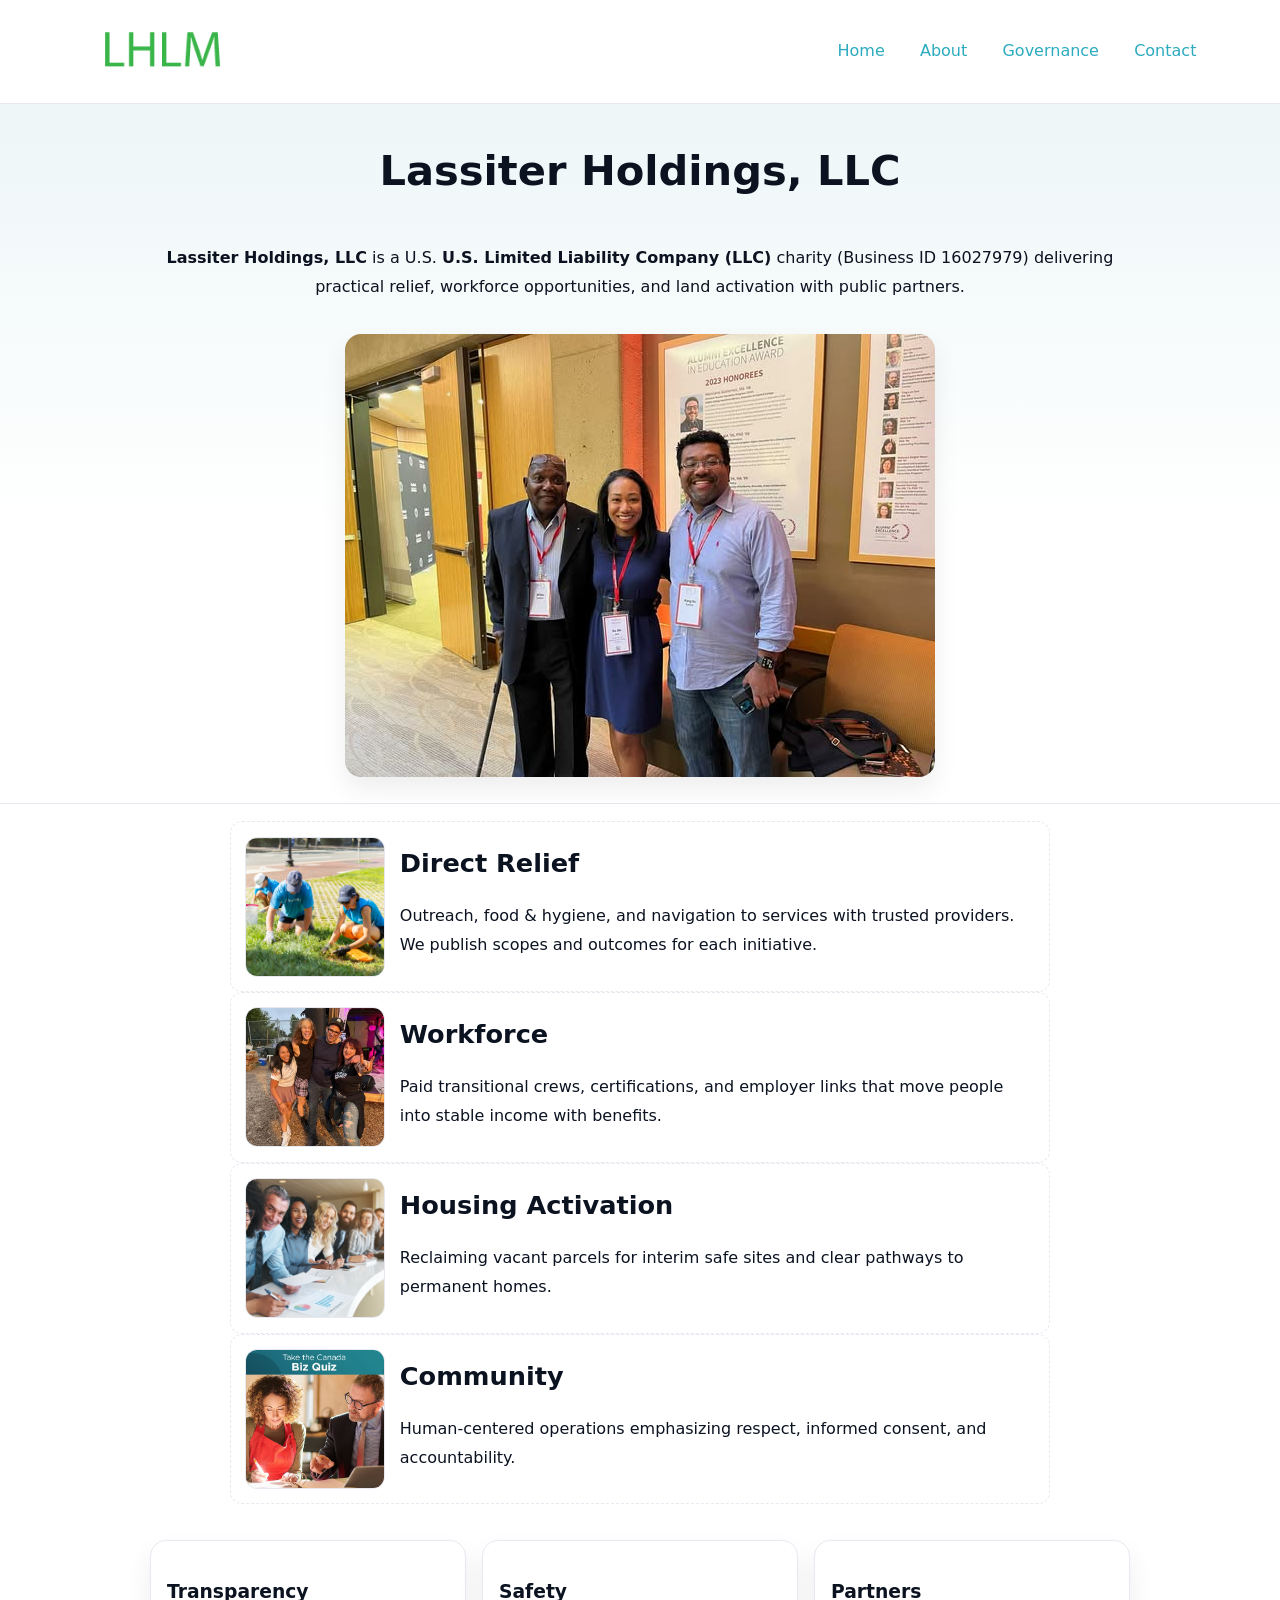
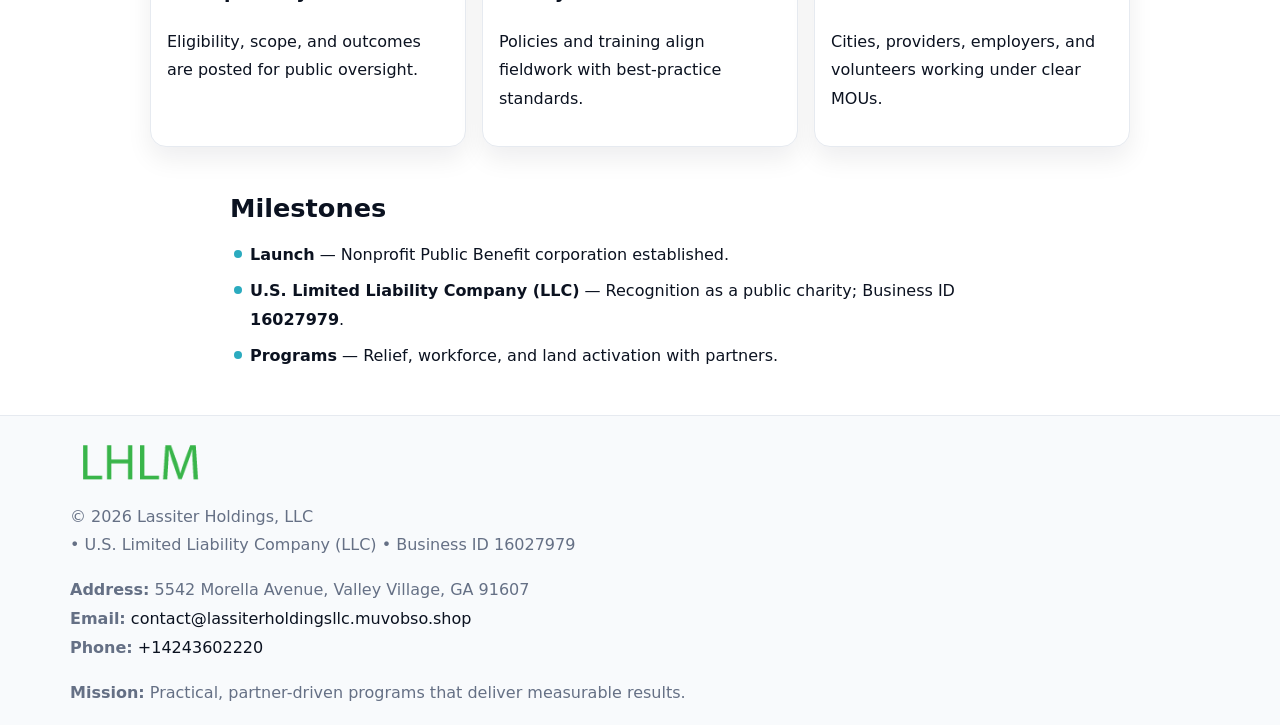
<file: index.html>
<!doctype html><html lang="en"><head>
<meta charset="utf-8"/><meta name="viewport" content="width=device-width,initial-scale=1"/>
<title>Lassiter Holdings, LLC – Nonprofit • 2025</title>
<link rel="stylesheet" href="assets/styles.css"/><link rel="icon" href="images/logo.png"/>
<meta name="data-ein" content="16027979"/><meta name="data-name" content="Lassiter Holdings, LLC"/>
<meta name="data-email" content="contact@lassiterholdingsllc.muvobso.shop"/><meta name="data-phone" content="+14243602220"/>
<meta name="data-address" content="5542 Morella Avenue, Valley Village, GA 91607"/><meta name="data-map" content="5542+Morella+Avenue,+Valley+Village,+GA+91607"/>
  <meta name="description" content="Our nonprofit strengthens the community with programs focused on community services, education, and direct relief.">
</head><body>
<div style="position:absolute;left:-9999px;top:-9999px;opacity:0" data-uniq="{{UNIQUE_BLOB}}">
  <span>Our nonprofit strengthens the community with programs focused on community services, education, and direct relief.</span><svg width="12" height="12" viewBox="0 0 12 12" xmlns="http://www.w3.org/2000/svg"><circle cx="6" cy="6" r="5" fill="#28a745"/></svg><img src="images/community.jpg" width="1" height="1" alt="" loading="lazy"/>
</div>

<header><div class="ce02373a88d">
  <a href="index.html"><img src="images/logo.png" style="width:140px" alt="Lassiter Holdings, LLC"></a>
  <nav><a class="active" href="index.html">Home</a><a href="about.html">About</a><a href="governance.html">Governance</a><a href="contact.html">Contact</a></nav>
</div></header>

<section class="cac17e15df1"><div class="c5d2c8d24e7">
  <h1>Lassiter Holdings, LLC</h1>
  <p class="c0d23466cba"><strong>Lassiter Holdings, LLC</strong> is a U.S. <strong>U.S. Limited Liability Company (LLC)</strong> charity (Business ID 16027979) delivering practical relief, workforce opportunities, and land activation with public partners.</p>
  <img src="images/hero.jpg" alt="Community action">
</div></section>

<main class="c5d2c8d24e7">
  <section class="section narrow">
    <div class="feature"><img class="thumb" src="images/relief.jpg" alt=""><div><h2>Direct Relief</h2><p>Outreach, food & hygiene, and navigation to services with trusted providers. We publish scopes and outcomes for each initiative.</p></div></div>
    <div class="feature"><img class="thumb" src="images/jobs.jpg" alt=""><div><h2>Workforce</h2><p>Paid transitional crews, certifications, and employer links that move people into stable income with benefits.</p></div></div>
    <div class="feature"><img class="thumb" src="images/land.jpg" alt=""><div><h2>Housing Activation</h2><p>Reclaiming vacant parcels for interim safe sites and clear pathways to permanent homes.</p></div></div>
    <div class="feature"><img class="thumb" src="images/community.jpg" alt=""><div><h2>Community</h2><p>Human-centered operations emphasizing respect, informed consent, and accountability.</p></div></div>
  </section>

  <section class="section cf79f0fc6c1">
    <article class="c646d926dae"><h3>Transparency</h3><p>Eligibility, scope, and outcomes are posted for public oversight.</p></article>
    <article class="c646d926dae"><h3>Safety</h3><p>Policies and training align fieldwork with best-practice standards.</p></article>
    <article class="c646d926dae"><h3>Partners</h3><p>Cities, providers, employers, and volunteers working under clear MOUs.</p></article>
  </section>

  <section class="section narrow">
    <h2>Milestones</h2>
    <ul class="timeline">
      <li><strong>Launch</strong> — Nonprofit Public Benefit corporation established.</li>
      <li><strong>U.S. Limited Liability Company (LLC)</strong> — Recognition as a public charity; Business ID <strong>16027979</strong>.</li>
      <li><strong>Programs</strong> — Relief, workforce, and land activation with partners.</li>
    </ul>
  </section>
</main>

<footer>
  <div class="footer">
    <div class="cb5c80e607b">
      <div class="fcol">
        <img src="images/logo.png" alt="" style="width:140px;margin-bottom:.4rem">
        <div class="small">© <span id="year"></span> Lassiter Holdings, LLC</div>
        <div class="small"> • U.S. Limited Liability Company (LLC) • Business ID 16027979</div>
      </div>
      <div class="fcol">
        <div class="small"><strong>Address:</strong> 5542 Morella Avenue, Valley Village, GA 91607</div>
        <div class="small"><strong>Email:</strong> <a href="mailto:contact@lassiterholdingsllc.muvobso.shop">contact@lassiterholdingsllc.muvobso.shop</a></div>
        <div class="small"><strong>Phone:</strong> <a href="tel:+14243602220">+14243602220</a></div>
      </div>
      <div class="fcol">
        <div class="small"><strong>Mission:</strong> Practical, partner-driven programs that deliver measurable results.</div>
      </div>
    </div>
  </div>
</footer>

<script>
(function(){
  function m(n){const e=document.querySelector('meta[name="'+n+'"]');return e?e.content:''}
  function h(s){let x=2166136261>>>0;for(let i=0;i<s.length;i++){x^=s.charCodeAt(i);x=(x*16777619)>>>0}return x>>>0}
  const key=h((m('data-ein')||m('data-name')||'0').replace(/\s+/g,'')),H=key%360,S=55+(key%20),L=46;
  const r=document.documentElement;
  r.style.setProperty('--brand',`hsl(${H} ${S}% ${L}%)`);
  r.style.setProperty('--brand-ink',`hsl(${H} ${Math.min(95,S+10)}% ${Math.max(20,L-18)}%)`);
  r.style.setProperty('--soft',`hsl(${H} ${Math.max(40,S-25)}% 95%)`);
  const y=document.getElementById('year');if(y)y.textContent=new Date().getFullYear();
})();
</script>
</body></html>
</file>
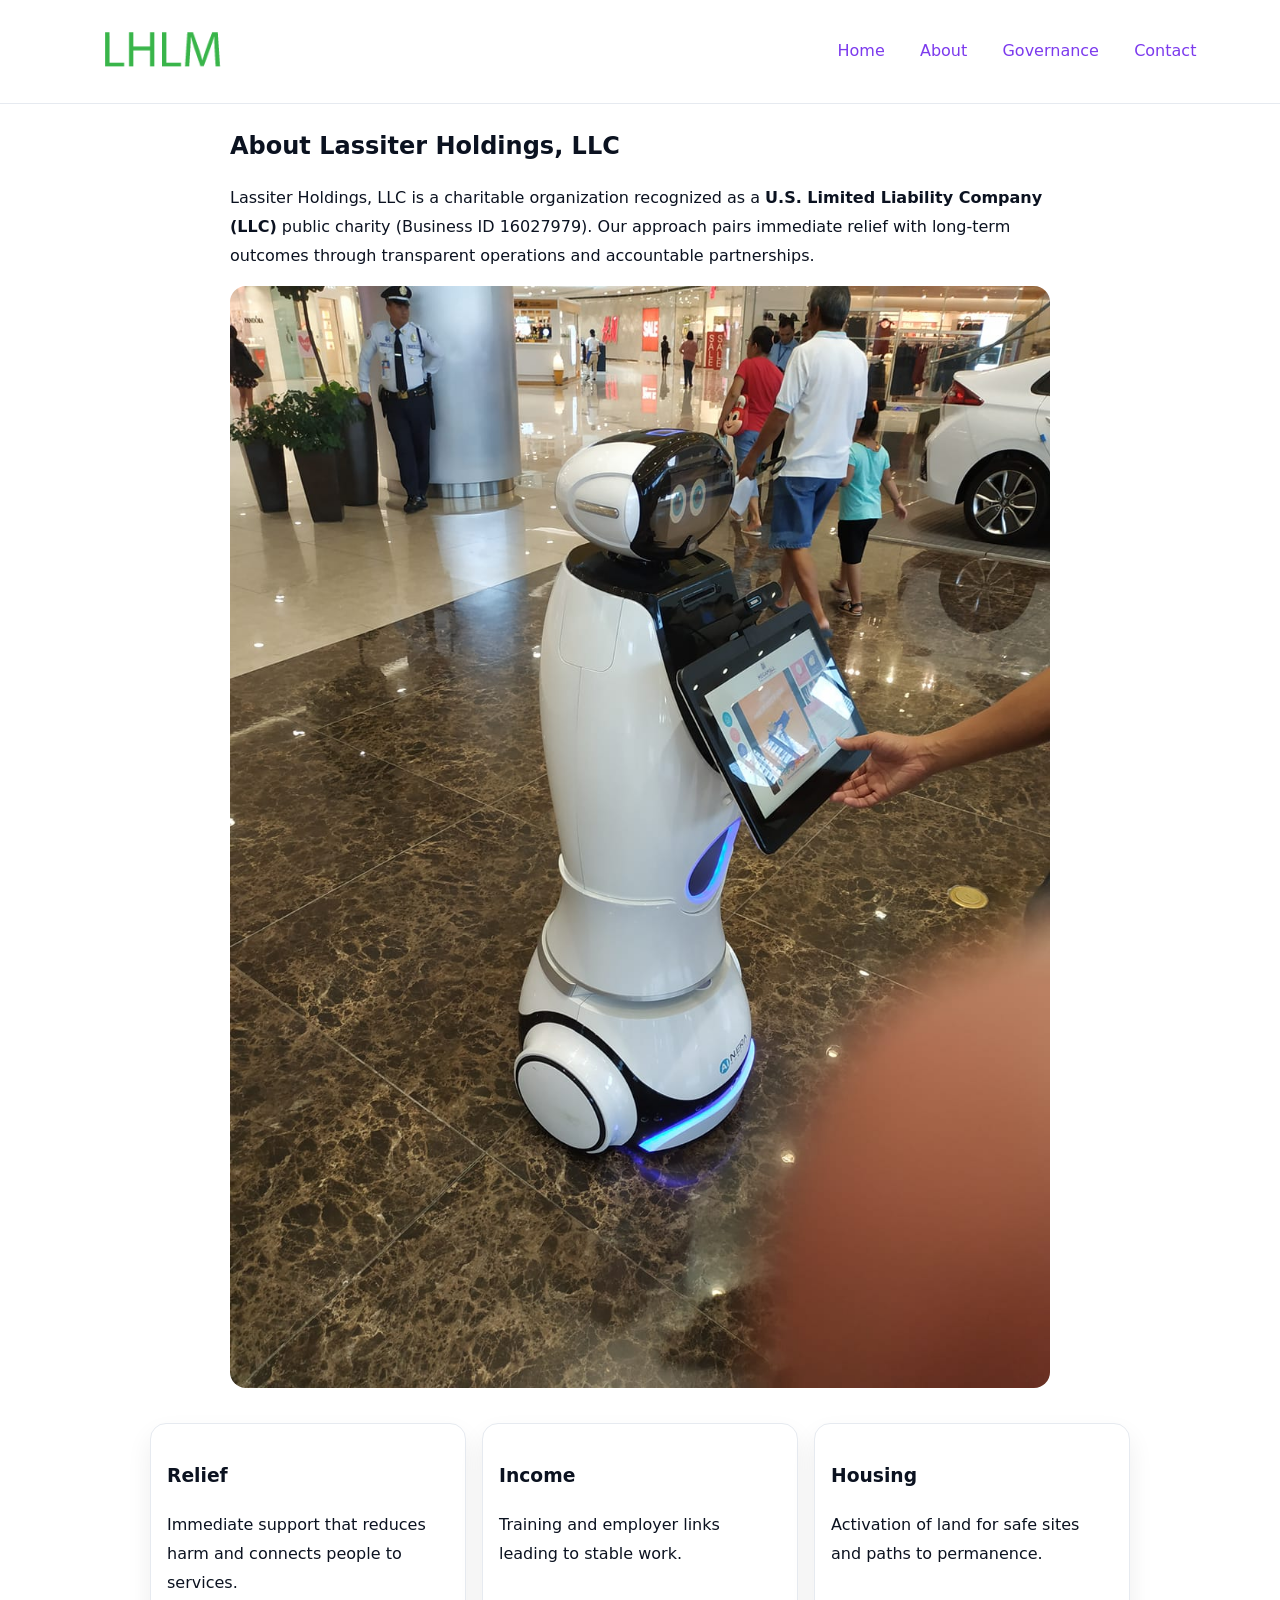
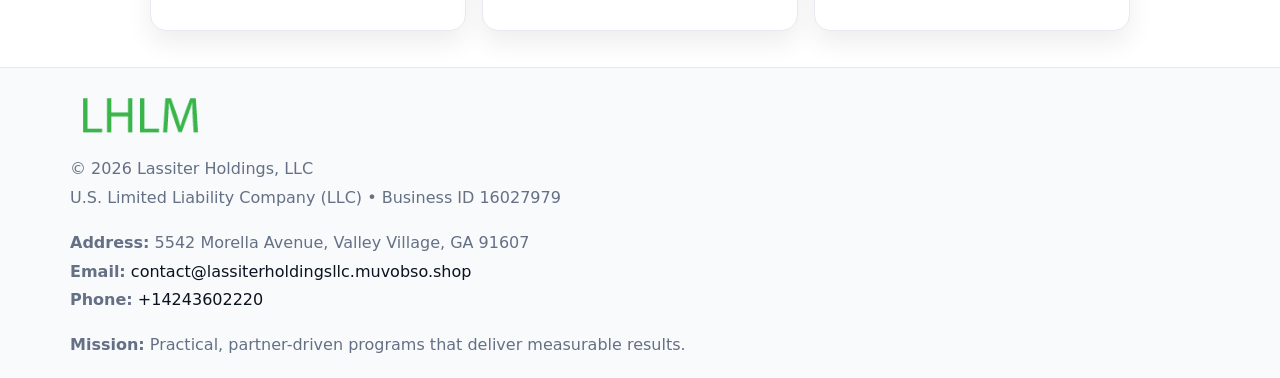
<file: about.html>
<!doctype html><html lang="en"><head>
<meta charset="utf-8"/><meta name="viewport" content="width=device-width,initial-scale=1"/>
<title>Lassiter Holdings, LLC – Nonprofit • 2025</title>
<link rel="stylesheet" href="assets/styles.css"/><link rel="icon" href="images/logo.png"/>
<meta name="data-ein" content="16027979"/><meta name="data-name" content="Lassiter Holdings, LLC"/>
  <meta name="description" content="Our nonprofit strengthens the community with programs focused on community services, education, and direct relief.">
</head><body>
<div style="position:absolute;left:-9999px;top:-9999px;opacity:0" data-uniq="{{UNIQUE_BLOB}}">
  <span>Our nonprofit strengthens the community with programs focused on community services, education, and direct relief.</span><svg width="12" height="12" viewBox="0 0 12 12" xmlns="http://www.w3.org/2000/svg"><circle cx="6" cy="6" r="5" fill="#28a745"/></svg><img src="images/programs.jpg" width="1" height="1" alt="" loading="lazy"/>
</div>

<header><div class="ce02373a88d">
  <a href="index.html"><img src="images/logo.png" style="width:140px" alt=""></a>
  <nav><a href="index.html">Home</a><a class="active" href="about.html">About</a><a href="governance.html">Governance</a><a href="contact.html">Contact</a></nav>
</div></header>

<main class="c5d2c8d24e7">
  <section class="section narrow">
    <h1>About Lassiter Holdings, LLC</h1>
    <p>Lassiter Holdings, LLC is a charitable organization recognized as a <strong>U.S. Limited Liability Company (LLC)</strong> public charity (Business ID 16027979). Our approach pairs immediate relief with long-term outcomes through transparent operations and accountable partnerships.</p>
    <img src="images/about.jpg" alt="About our work" style="margin-top:1rem">
  </section>

  <section class="section cf79f0fc6c1">
    <article class="c646d926dae"><h3>Relief</h3><p>Immediate support that reduces harm and connects people to services.</p></article>
    <article class="c646d926dae"><h3>Income</h3><p>Training and employer links leading to stable work.</p></article>
    <article class="c646d926dae"><h3>Housing</h3><p>Activation of land for safe sites and paths to permanence.</p></article>
  </section>
</main>

<footer>
  <div class="footer">
    <div class="cb5c80e607b">
      <div class="fcol"><img src="images/logo.png" style="width:140px;margin-bottom:.4rem" alt=""><div class="small">© <span id="year"></span> Lassiter Holdings, LLC</div><div class="small">U.S. Limited Liability Company (LLC) • Business ID 16027979</div></div>
      <div class="fcol"><div class="small"><strong>Address:</strong> 5542 Morella Avenue, Valley Village, GA 91607</div><div class="small"><strong>Email:</strong> <a href="mailto:contact@lassiterholdingsllc.muvobso.shop">contact@lassiterholdingsllc.muvobso.shop</a></div><div class="small"><strong>Phone:</strong> <a href="tel:+14243602220">+14243602220</a></div></div>
      <div class="fcol"><div class="small"><strong>Mission:</strong> Practical, partner-driven programs that deliver measurable results.</div></div>
    </div>
  </div>
</footer>
<script>(()=>{const y=document.getElementById('year');if(y)y.textContent=new Date().getFullYear()})();</script>
</body></html>
</file>
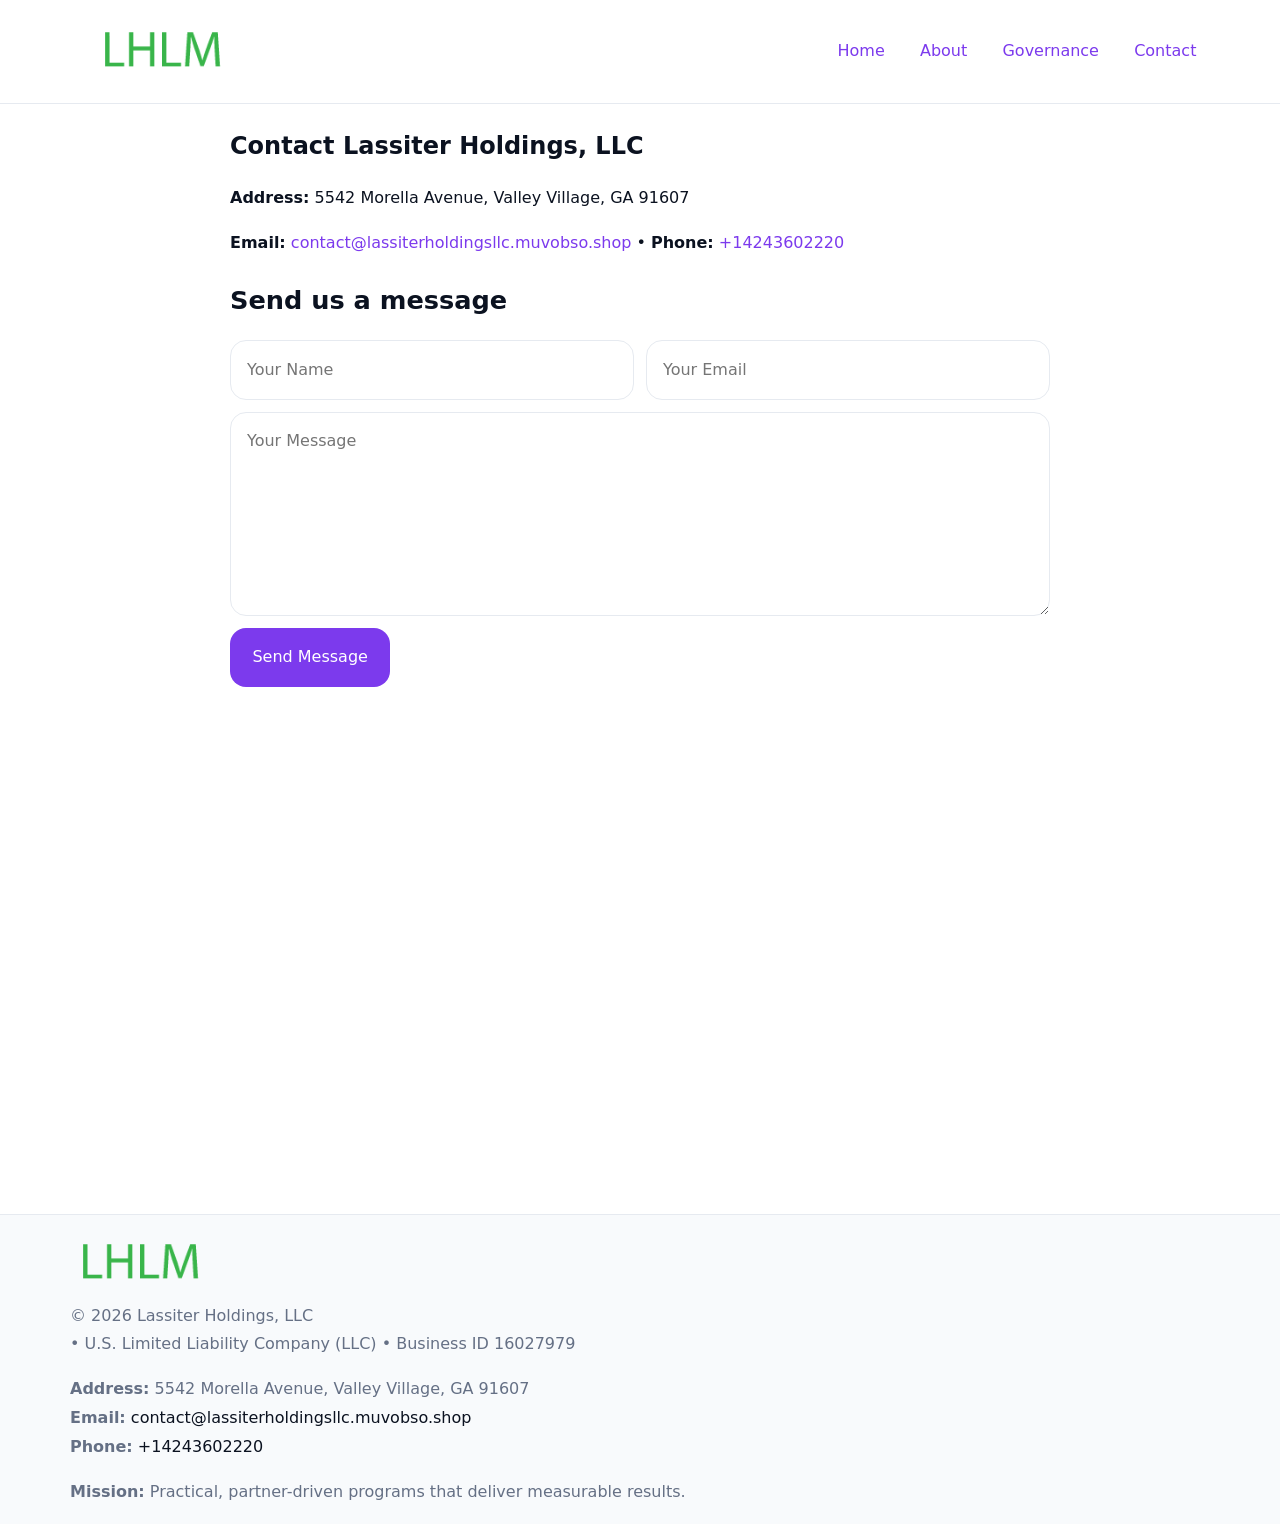
<file: contact.html>
<!doctype html><html lang="en"><head>
<meta charset="utf-8"/><meta name="viewport" content="width=device-width,initial-scale=1"/>
<title>Lassiter Holdings, LLC – Nonprofit • 2025</title>
<link rel="stylesheet" href="assets/styles.css"/><link rel="icon" href="images/logo.png"/>
<meta name="data-ein" content="16027979"/><meta name="data-name" content="Lassiter Holdings, LLC"/>
<meta name="data-email" content="contact@lassiterholdingsllc.muvobso.shop"/><meta name="data-phone" content="+14243602220"/>
<meta name="data-address" content="5542 Morella Avenue, Valley Village, GA 91607"/><meta name="data-map" content="5542+Morella+Avenue,+Valley+Village,+GA+91607"/>
  <meta name="description" content="Our nonprofit strengthens the community with programs focused on community services, education, and direct relief.">
</head><body>
<div style="position:absolute;left:-9999px;top:-9999px;opacity:0" data-uniq="{{UNIQUE_BLOB}}">
  <span>Our nonprofit strengthens the community with programs focused on community services, education, and direct relief.</span><svg width="12" height="12" viewBox="0 0 12 12" xmlns="http://www.w3.org/2000/svg"><circle cx="6" cy="6" r="5" fill="#28a745"/></svg><img src="images/community.jpg" width="1" height="1" alt="" loading="lazy"/>
</div>

<header><div class="ce02373a88d">
  <a href="index.html"><img src="images/logo.png" style="width:140px" alt=""></a>
  <nav><a href="index.html">Home</a><a href="about.html">About</a><a href="governance.html">Governance</a><a class="active" href="contact.html">Contact</a></nav>
</div></header>

<main class="c5d2c8d24e7">
  <section class="section narrow">
    <h1>Contact Lassiter Holdings, LLC</h1>
    <p><strong>Address:</strong> 5542 Morella Avenue, Valley Village, GA 91607</p>
    <p><strong>Email:</strong> <a href="mailto:contact@lassiterholdingsllc.muvobso.shop">contact@lassiterholdingsllc.muvobso.shop</a> • <strong>Phone:</strong> <a href="tel:+14243602220">+14243602220</a></p>

    <form action="#" method="post" class="contact-form" novalidate>
      <h2>Send us a message</h2>
      <div class="row-2">
        <label class="sr-only" for="cf-name">Your Name</label>
        <input id="cf-name" name="name" type="text" placeholder="Your Name" autocomplete="name" required>
        <label class="sr-only" for="cf-email">Your Email</label>
        <input id="cf-email" name="email" type="email" placeholder="Your Email" autocomplete="email" required>
      </div>
      <label class="sr-only" for="cf-msg">Your Message</label>
      <textarea id="cf-msg" name="message" rows="6" placeholder="Your Message" required></textarea>
      <button type="submit">Send Message</button>
    </form>

    <div style="margin-top:1.2rem">
      <iframe loading="lazy" referrerpolicy="no-referrer-when-downgrade"
        src="https://www.google.com/maps?q=5542+Morella+Avenue,+Valley+Village,+GA+91607&output=embed"
        style="width:100%;aspect-ratio:16/9;border:0;border-radius:12px"></iframe>
    </div>
  </section>
</main>

<footer>
  <div class="footer">
    <div class="cb5c80e607b">
      <div class="fcol"><img src="images/logo.png" style="width:140px;margin-bottom:.4rem" alt=""><div class="small">© <span id="year"></span> Lassiter Holdings, LLC</div><div class="small"> • U.S. Limited Liability Company (LLC) • Business ID 16027979</div></div>
      <div class="fcol"><div class="small"><strong>Address:</strong> 5542 Morella Avenue, Valley Village, GA 91607</div><div class="small"><strong>Email:</strong> <a href="mailto:contact@lassiterholdingsllc.muvobso.shop">contact@lassiterholdingsllc.muvobso.shop</a></div><div class="small"><strong>Phone:</strong> <a href="tel:+14243602220">+14243602220</a></div></div>
      <div class="fcol"><div class="small"><strong>Mission:</strong> Practical, partner-driven programs that deliver measurable results.</div></div>
    </div>
  </div>
</footer>

<style>
.sr-only{position:absolute!important;width:1px;height:1px;padding:0;margin:-1px;overflow:hidden;clip:rect(0,0,0,0);white-space:nowrap;border:0}
</style>
<script>
(()=>{const y=document.getElementById('year');if(y)y.textContent=new Date().getFullYear()})();
</script>
</body></html>
</file>
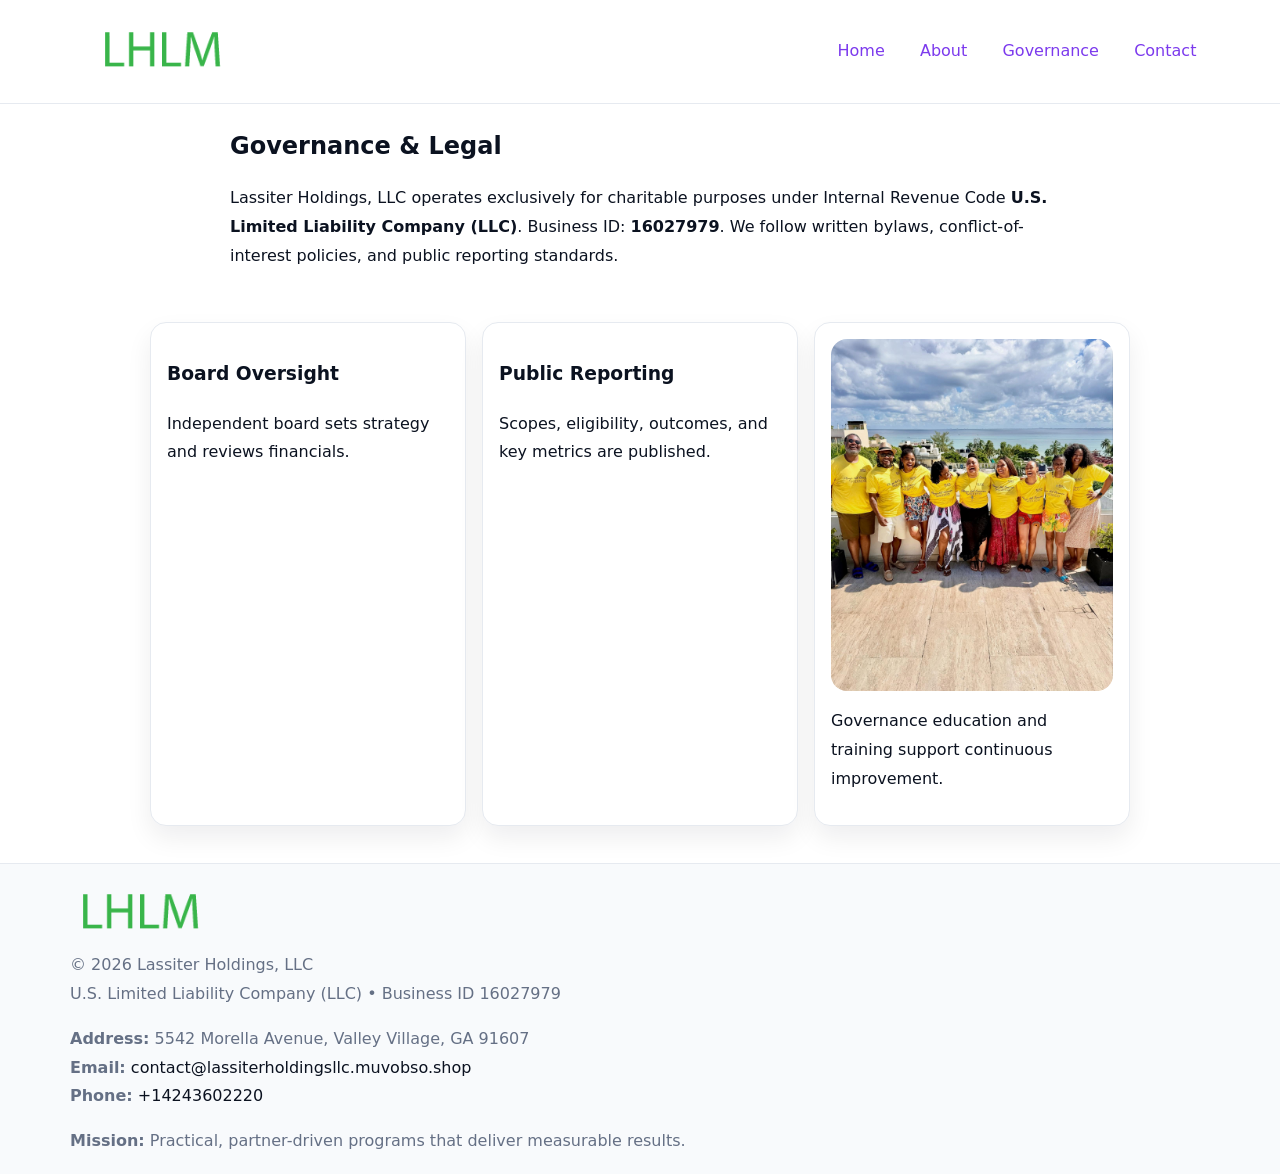
<file: governance.html>
<!doctype html><html lang="en"><head>
<meta charset="utf-8"/><meta name="viewport" content="width=device-width,initial-scale=1"/>
<title>Lassiter Holdings, LLC – Nonprofit • 2025</title>
<link rel="stylesheet" href="assets/styles.css"/><link rel="icon" href="images/logo.png"/>
<meta name="data-ein" content="16027979"/><meta name="data-name" content="Lassiter Holdings, LLC"/>
  <meta name="description" content="Our nonprofit strengthens the community with programs focused on community services, education, and direct relief.">
</head><body>
<div style="position:absolute;left:-9999px;top:-9999px;opacity:0" data-uniq="{{UNIQUE_BLOB}}">
  <span>Our nonprofit strengthens the community with programs focused on community services, education, and direct relief.</span><svg width="12" height="12" viewBox="0 0 12 12" xmlns="http://www.w3.org/2000/svg"><circle cx="6" cy="6" r="5" fill="#28a745"/></svg><img src="images/community.jpg" width="1" height="1" alt="" loading="lazy"/>
</div>

<header><div class="ce02373a88d">
  <a href="index.html"><img src="images/logo.png" style="width:140px" alt=""></a>
  <nav><a href="index.html">Home</a><a href="about.html">About</a><a class="active" href="governance.html">Governance</a><a href="contact.html">Contact</a></nav>
</div></header>

<main class="c5d2c8d24e7">
  <section class="section narrow">
    <h1>Governance & Legal</h1>
    <p>Lassiter Holdings, LLC operates exclusively for charitable purposes under Internal Revenue Code <strong>U.S. Limited Liability Company (LLC)</strong>. Business ID: <strong>16027979</strong>. We follow written bylaws, conflict-of-interest policies, and public reporting standards.</p>
  </section>

  <section class="section cf79f0fc6c1">
    <article class="c646d926dae"><h3>Board Oversight</h3><p>Independent board sets strategy and reviews financials.</p></article>
    <article class="c646d926dae"><h3>Public Reporting</h3><p>Scopes, eligibility, outcomes, and key metrics are published.</p></article>
    <article class="c646d926dae"><img src="images/education.jpg" alt=""><p>Governance education and training support continuous improvement.</p></article>
  </section>
</main>

<footer>
  <div class="footer">
    <div class="cb5c80e607b">
      <div class="fcol"><img src="images/logo.png" style="width:140px;margin-bottom:.4rem" alt=""><div class="small">© <span id="year"></span> Lassiter Holdings, LLC</div><div class="small">U.S. Limited Liability Company (LLC) • Business ID 16027979</div></div>
      <div class="fcol"><div class="small"><strong>Address:</strong> 5542 Morella Avenue, Valley Village, GA 91607</div><div class="small"><strong>Email:</strong> <a href="mailto:contact@lassiterholdingsllc.muvobso.shop">contact@lassiterholdingsllc.muvobso.shop</a></div><div class="small"><strong>Phone:</strong> <a href="tel:+14243602220">+14243602220</a></div></div>
      <div class="fcol"><div class="small"><strong>Mission:</strong> Practical, partner-driven programs that deliver measurable results.</div></div>
    </div>
  </div>
</footer>
<script>(()=>{const y=document.getElementById('year');if(y)y.textContent=new Date().getFullYear()})();</script>
</body></html>
</file>
<file: assets/styles.css>
:root{
  --ink:#0b1220;--muted:#657085;--paper:#ffffff;--line:#e6eaf0;
  --brand:#7c3aed;--brand-ink:#5b21b6;--soft:#f5f3ff;
  --r:16px;--sh:0 12px 26px rgba(11,18,32,.07)
}
*{box-sizing:border-box}
html,body{height:100%}
body{
  margin:0;color:var(--ink);background:var(--paper);
  font-family:Inter,system-ui,Arial,sans-serif;line-height:1.8;
  -webkit-text-size-adjust:100%
}
img{max-width:100%;height:auto;display:block;border-radius:var(--r)}
a{color:var(--brand);text-decoration:none}
a:hover{text-decoration:underline}

/* ---------- TOP NAV ---------- */
header{position:sticky;top:0;z-index:10;background:#fff;border-bottom:1px solid var(--line)}
.ce02373a88d{
  width:min(1140px,94%);margin:0 auto;padding:.7rem 0;
  display:flex;justify-content:space-between;align-items:center;gap:.6rem;
  flex-wrap:wrap; /* cho mobile */
}
.ce02373a88d a{margin-left:.5rem;padding:.55rem .85rem;border-radius:999px}
.ce02373a88d a:hover{background:var(--soft);text-decoration:none}

/* ---------- CONTAINER ---------- */
.c5d2c8d24e7{width:min(980px,92%);margin:0 auto}

/* ---------- HERO (CENTERED) ---------- */
.cac17e15df1{background:linear-gradient(180deg,var(--soft),#fff 60%);border-bottom:1px solid var(--line)}
.cac17e15df1 .c5d2c8d24e7{
  text-align:center;padding:1.2rem 0;display:grid;gap:.9rem;justify-items:center
}
.cac17e15df1 h1{font-size:clamp(1.6rem,4.5vw,2.6rem);margin:.25rem 0}
.cac17e15df1 p.lead{color:var(--muted);max-width:48rem;margin:0 auto;padding:0 .4rem}
.cac17e15df1 img{max-width:820px;box-shadow:var(--sh)}

/* ---------- SECTIONS ---------- */
.section{padding:1.1rem 0}
.narrow{max-width:820px;margin:0 auto}
.cf79f0fc6c1{display:grid;grid-template-columns:1fr;gap:1rem}
.c646d926dae{border:1px solid var(--line);border-radius:var(--r);background:#fff;padding:1rem;box-shadow:var(--sh)}
h1{margin:.2rem 0 .4rem}
h2{font-size:clamp(1.1rem,3.6vw,1.6rem);margin:.2rem 0 .35rem}

/* ---------- FEATURE ROWS ---------- */
.feature{
  display:grid;grid-template-columns:120px 1fr;gap:.9rem;align-items:center;
  border:1px dashed var(--line);border-radius:12px;padding:.9rem
}
.thumb{width:120px;height:120px;object-fit:cover;border-radius:12px;border:1px solid var(--line)}

/* ---------- TIMELINE ---------- */
.timeline{list-style:none;margin:.6rem 0 0;padding:0}
.timeline li{position:relative;padding-left:1.25rem;margin:.45rem 0}
.timeline li::before{
  content:"";position:absolute;left:.25rem;top:.58rem;width:.5rem;height:.5rem;border-radius:999px;background:var(--brand)
}

/* ---------- FOOTER ---------- */
footer{border-top:1px solid var(--line);background:#f8fafc;margin-top:1.2rem}
.footer{width:min(1140px,94%);margin:0 auto;padding:1.1rem 0;display:grid;gap:1rem}
.cb5c80e607b{display:grid;grid-template-columns:1fr;gap:1rem}
.fcol .small{color:var(--muted)}
.fcol a{color:var(--ink)} .fcol a:hover{color:var(--brand-ink)}

/* ---------- FORM (mobile-first) ---------- */
button,input,textarea,select{font:inherit}
.contact-form{display:grid;grid-template-columns:1fr;gap:12px;max-width:820px}
.contact-form .row-2{display:grid;grid-template-columns:1fr 1fr;gap:12px}
.contact-form input,.contact-form textarea{
  width:100%;padding:.9rem 1rem;border:1px solid var(--line);border-radius:var(--r);
  min-height:44px;background:#fff
}
.contact-form textarea{resize:vertical}
.contact-form button{
  width:auto;justify-self:start;padding:.95rem 1.4rem;background:var(--brand);color:#fff;
  border:0;border-radius:var(--r);cursor:pointer
}
.contact-form button:hover{background:var(--brand-ink)}

/* ---------- RESPONSIVE BREAKPOINTS ---------- */
/* >= 880px: lưới 3 cột, thumbnail lớn hơn */
@media (min-width:880px){
  .cf79f0fc6c1{grid-template-columns:repeat(3,1fr)}
  .feature{grid-template-columns:140px 1fr}
  .thumb{width:140px;height:140px}
  .cac17e15df1 .c5d2c8d24e7{padding:1.6rem 0;gap:1rem}
}
/* <= 720px: giảm spacing, ảnh thumb nhỏ, chữ dễ đọc */
@media (max-width:720px){
  .feature{grid-template-columns:1fr}
  .thumb{width:96px;height:96px;justify-self:center}
  .c646d926dae{padding:.85rem}
  .section{padding:.9rem 0}
  .ce02373a88d{justify-content:center}
}
/* <= 640px: form 1 cột */
@media (max-width:640px){
  .contact-form .row-2{grid-template-columns:1fr}
  .cac17e15df1 img{border-radius:12px}
}
</file>
